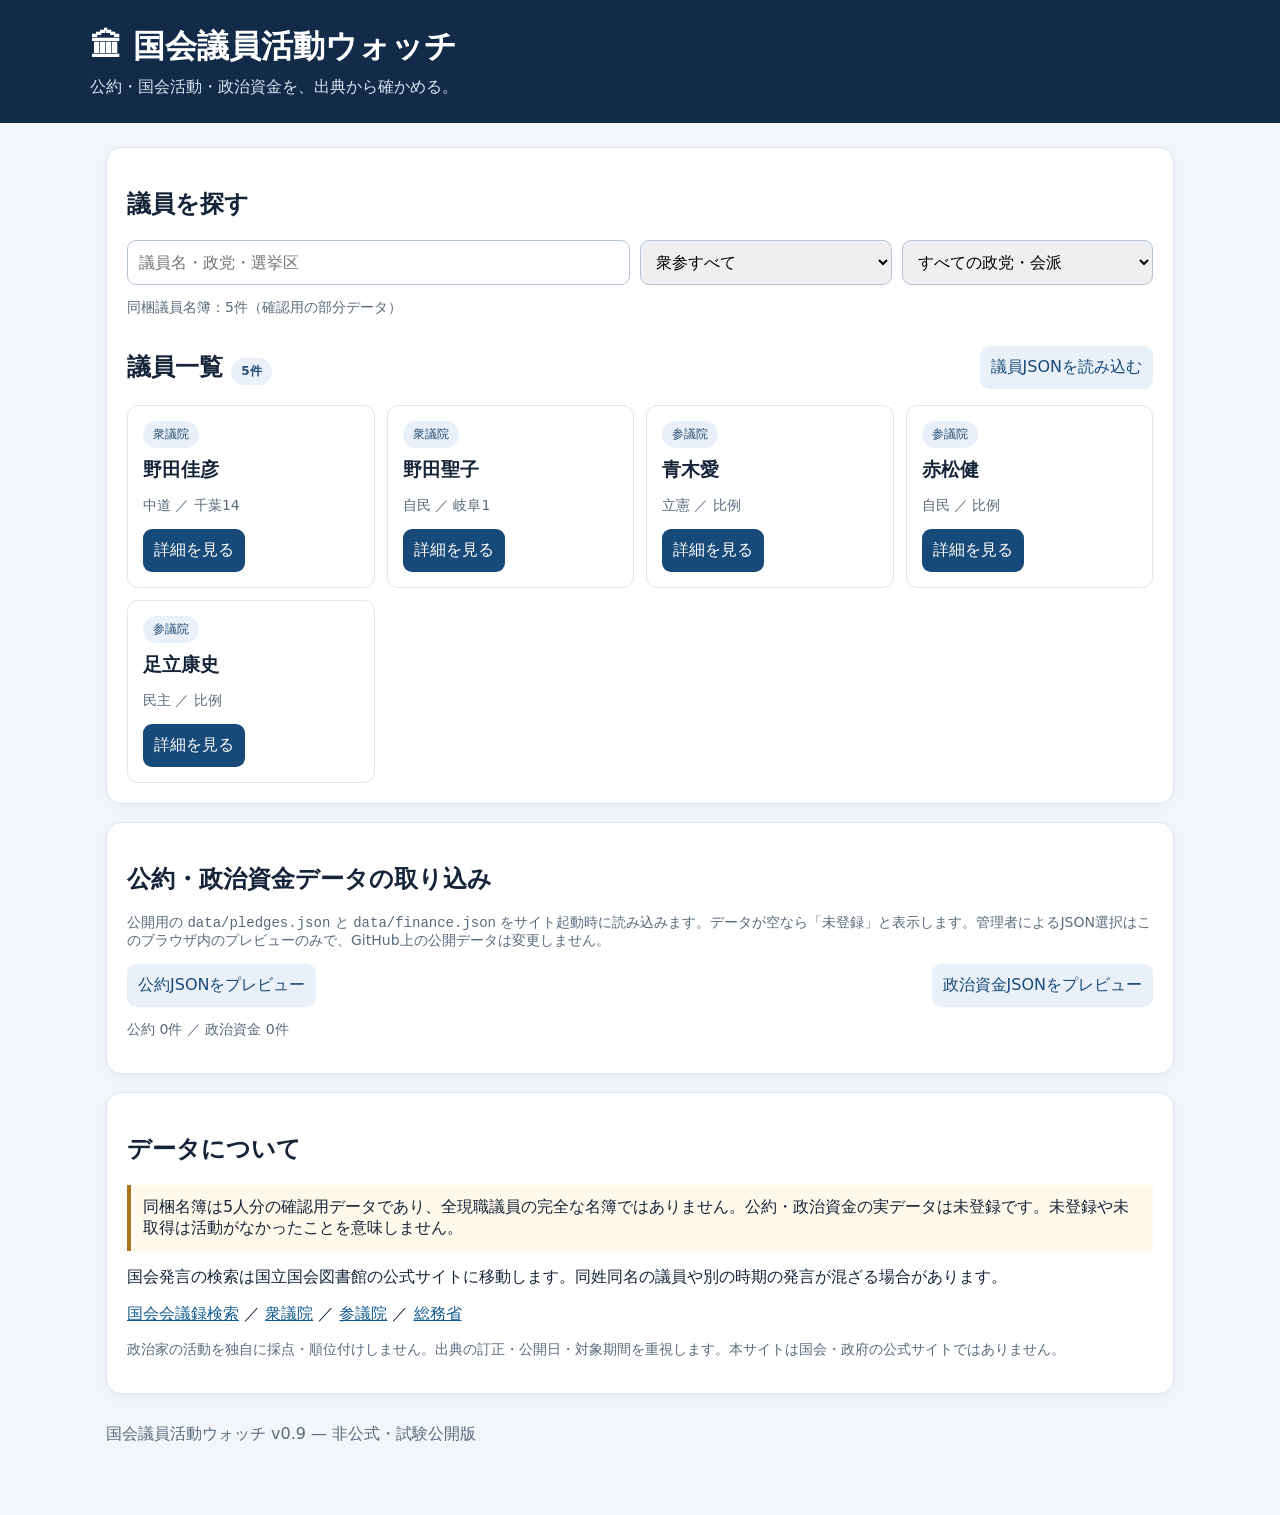
<file: index.html>
<!doctype html><html lang="ja"><head><meta charset="utf-8"><meta name="viewport" content="width=device-width,initial-scale=1"><title>国会議員活動ウォッチ v0.9</title><style>
:root{font-family:system-ui,"Noto Sans JP",sans-serif;color:#152438;background:#f2f5f9}*{box-sizing:border-box}body{margin:0}header{background:#112b49;color:#fff;padding:25px max(20px,calc((100vw - 1100px)/2))}header h1{margin:0 0 8px}header p{margin:0;color:#d9e4f1}main{max-width:1100px;margin:24px auto;padding:0 16px}.panel{background:white;border:1px solid #dce3ec;border-radius:15px;padding:20px;margin-bottom:18px;box-shadow:0 4px 18px #112b4909}.row{display:flex;gap:12px;align-items:center;justify-content:space-between;flex-wrap:wrap}.filters{display:grid;grid-template-columns:2fr 1fr 1fr;gap:10px}input,select,button{font:inherit;padding:11px;border:1px solid #b6c5d5;border-radius:9px;max-width:100%}input,select{width:100%}button{cursor:pointer;background:#184a79;color:white;border:0}button.alt{background:#e9f0f8;color:#184a79}button:focus-visible,a:focus-visible{outline:3px solid #d9a436;outline-offset:2px}.grid{display:grid;grid-template-columns:repeat(auto-fill,minmax(240px,1fr));gap:12px}.card{padding:15px;border:1px solid #dfe6ee;border-radius:11px}.card h3{margin:9px 0}.muted{color:#596a7d;font-size:14px}.pill{display:inline-block;background:#eaf0f9;border-radius:18px;padding:5px 10px;font-size:12px;color:#214a72}.tabs{display:flex;gap:8px;flex-wrap:wrap;margin:12px 0}.tabs button{width:auto}.tabs button[aria-selected=false]{background:#eaf0f7;color:#214a72}.item{padding:13px 0;border-bottom:1px solid #e6ebf0}.item:last-child{border:0}.item p{margin:6px 0}.hidden,[hidden]{display:none!important}a{color:#125b91}footer{max-width:1100px;margin:30px auto;padding:0 16px 40px;color:#596a7d}.notice{border-left:4px solid #a9771d;padding:12px;background:#fff9ec}code{overflow-wrap:anywhere}@media(max-width:650px){.filters{grid-template-columns:1fr}header h1{font-size:22px}.panel{padding:15px}}
</style></head><body><header><h1>🏛 国会議員活動ウォッチ</h1><p>公約・国会活動・政治資金を、出典から確かめる。</p></header><main><section class="panel"><h2>議員を探す</h2><div class="filters"><input id="q" placeholder="議員名・政党・選挙区" aria-label="検索"><select id="house" aria-label="議院"><option value="">衆参すべて</option><option>衆議院</option><option>参議院</option></select><select id="party" aria-label="政党・会派"><option value="">すべての政党・会派</option></select></div><p class="muted" id="status" role="status">名簿読み込み中…</p><div class="row"><h2>議員一覧 <span class="pill" id="count">0件</span></h2><button class="alt" id="upload">議員JSONを読み込む</button><input type="file" id="file" accept=".json,application/json" hidden></div><div id="members" class="grid"></div></section><section class="panel" id="profile" hidden><div class="row"><h2 id="profileName"></h2><button class="alt" id="close">一覧に戻る</button></div><p id="profileMeta" class="muted"></p><div id="profileSources"></div><div class="tabs" role="tablist" aria-label="議員詳細"><button data-tab="activity" role="tab" aria-selected="true">国会活動</button><button data-tab="pledges" role="tab" aria-selected="false">公約追跡</button><button data-tab="finance" role="tab" aria-selected="false">政治資金</button></div><div id="tabContent" aria-live="polite"></div></section><section class="panel"><h2>公約・政治資金データの取り込み</h2><p class="muted">公開用の <code>data/pledges.json</code> と <code>data/finance.json</code> をサイト起動時に読み込みます。データが空なら「未登録」と表示します。管理者によるJSON選択はこのブラウザ内のプレビューのみで、GitHub上の公開データは変更しません。</p><div class="row"><button class="alt" id="pledgeUpload">公約JSONをプレビュー</button><button class="alt" id="financeUpload">政治資金JSONをプレビュー</button></div><input type="file" id="pledgeFile" accept=".json" hidden><input type="file" id="financeFile" accept=".json" hidden><p id="dataStatus" class="muted" role="status"></p></section><section class="panel"><h2>データについて</h2><p class="notice">同梱名簿は5人分の確認用データであり、全現職議員の完全な名簿ではありません。公約・政治資金の実データは未登録です。未登録や未取得は活動がなかったことを意味しません。</p><p>国会発言の検索は国立国会図書館の公式サイトに移動します。同姓同名の議員や別の時期の発言が混ざる場合があります。</p><p><a href="https://kokkai.ndl.go.jp/" target="_blank" rel="noopener">国会会議録検索</a> ／ <a href="https://www.shugiin.go.jp/" target="_blank" rel="noopener">衆議院</a> ／ <a href="https://www.sangiin.go.jp/" target="_blank" rel="noopener">参議院</a> ／ <a href="https://www.soumu.go.jp/" target="_blank" rel="noopener">総務省</a></p><p class="muted">政治家の活動を独自に採点・順位付けしません。出典の訂正・公開日・対象期間を重視します。本サイトは国会・政府の公式サイトではありません。</p></section></main><footer>国会議員活動ウォッチ v0.9 — 非公式・試験公開版</footer><script>
'use strict';let members=[],pledges=[],finances=[],selected=null,tab='activity';const $=id=>document.getElementById(id);const esc=s=>String(s??'').replace(/[&<>"']/g,c=>({'&':'&amp;','<':'&lt;','>':'&gt;','"':'&quot;',"'":'&#39;'}[c]));const safeUrl=u=>{try{let x=new URL(u);return ['https:','http:'].includes(x.protocol)?x.href:null}catch{return null}};const sourceHtml=s=>Array.isArray(s)?s.filter(x=>safeUrl(x.url)).map(x=>`<a target="_blank" rel="noopener noreferrer" href="${esc(safeUrl(x.url))}">${esc(x.label||'出典')} ↗</a>`).join(' ／ '):'';function key(m){return m.id||[m.house,m.name,m.district].join('|')}function validMembers(d){return Array.isArray(d)&&d.every(m=>m&&typeof m.name==='string'&&['衆議院','参議院'].includes(m.house))}function setMembers(d){if(!validMembers(d))throw Error('議員JSON形式が不正です');members=d;const old=$('party').value;$('party').innerHTML='<option value="">すべての政党・会派</option>'+[...new Set(members.map(m=>m.party).filter(Boolean))].sort().map(p=>`<option value="${esc(p)}">${esc(p)}</option>`).join('');$('party').value=old;render()}
function render(){const q=$('q').value.trim().toLowerCase();const rows=members.filter(m=>(!$('house').value||m.house===$('house').value)&&(!$('party').value||m.party===$('party').value)&&(!q||[m.name,m.party,m.district].some(x=>String(x||'').toLowerCase().includes(q))));$('count').textContent=rows.length+'件';$('members').innerHTML=rows.map(m=>`<article class="card"><span class="pill">${esc(m.house)}</span><h3>${esc(m.name)}</h3><p class="muted">${esc(m.party||'所属未登録')} ／ ${esc(m.district||'選挙区未登録')}</p><button data-key="${esc(key(m))}">詳細を見る</button></article>`).join('')||'<p class="muted">該当データはありません。</p>';$('members').querySelectorAll('button[data-key]').forEach(b=>b.onclick=()=>openProfile(b.dataset.key))}
function openProfile(k){selected=members.find(m=>key(m)===k);if(!selected)return;$('profile').hidden=false;$('profileName').textContent=selected.name;$('profileMeta').textContent=[selected.house,selected.party,selected.district,'名簿確認日：'+(selected.updated_at||'未登録')].filter(Boolean).join(' ／ ');$('profileSources').innerHTML=sourceHtml(selected.sources);tab='activity';renderTab();$('profile').scrollIntoView({behavior:'smooth'})}function renderTab(){document.querySelectorAll('[data-tab]').forEach(b=>b.setAttribute('aria-selected',String(b.dataset.tab===tab)));if(!selected)return;const k=key(selected);let out='';if(tab==='activity'){out=`<div class="item"><b>国会発言</b><p>${selected.speech_count==null?'未取得':esc(selected.speech_count)+'件'}</p></div><div class="item"><b>法案関与</b><p>${selected.bill_count==null?'未取得':esc(selected.bill_count)+'件'}</p></div><div class="item"><b>採決</b><p>${esc(selected.vote_summary||'未取得')}</p></div><p><a target="_blank" rel="noopener" href="https://kokkai.ndl.go.jp/">国会会議録で発言を探す ↗</a></p>`}else if(tab==='pledges'){const rows=pledges.filter(x=>x.member_id===k);out=rows.length?rows.map(x=>`<article class="item"><h3>${esc(x.title)}</h3><p>${esc(x.text)}</p><p class="muted">選挙：${esc(x.election||'未登録')} ／ 記録日：${esc(x.recorded_at||'未登録')}</p><p>${sourceHtml(x.sources)}</p><p class="muted">関連活動：${esc(x.related_activity||'未登録・未確認')}</p></article>`).join(''):'<p class="muted">公約は未登録です。公約の未登録は、公約が存在しないことを意味しません。</p>'}else{const rows=finances.filter(x=>x.member_id===k);out=rows.length?rows.map(x=>`<article class="item"><h3>${esc(x.organization||'政治団体名未登録')}（${esc(x.year||'年度不明')}）</h3><p>収入：${fmt(x.income_yen)} ／ 支出：${fmt(x.expense_yen)} ／ 翌年繰越：${fmt(x.carryover_yen)}</p><p class="muted">団体単位の数値です。複数団体を合算していません。</p><p>${sourceHtml(x.sources)}</p></article>`).join(''):'<p class="muted">政治資金データは未登録です。未登録は収支がゼロであることを意味しません。</p>'}$('tabContent').innerHTML=out}function fmt(x){return Number.isFinite(x)?x.toLocaleString('ja-JP')+'円':'未取得'}document.querySelectorAll('[data-tab]').forEach(b=>b.onclick=()=>{tab=b.dataset.tab;renderTab()});$('close').onclick=()=>{$('profile').hidden=true;selected=null};['q','house','party'].forEach(id=>$(id).addEventListener('input',render));function upload(button,file,handler){$(button).onclick=()=>$(file).click();$(file).onchange=async e=>{const f=e.target.files[0];if(!f)return;try{handler(JSON.parse(await f.text()));$('dataStatus').textContent=f.name+' をこのブラウザに読み込みました。GitHubへの保存はされません。'}catch(err){$('dataStatus').textContent='読み込み失敗：'+err.message}e.target.value=''}}upload('upload','file',setMembers);function validRecords(d,fields){return Array.isArray(d)&&d.every(x=>x&&typeof x.member_id==='string'&&fields.every(f=>typeof x[f]==='string'))}upload('pledgeUpload','pledgeFile',d=>{if(!validRecords(d,['title','text']))throw Error('公約形式が不正');pledges=d;renderTab()});upload('financeUpload','financeFile',d=>{if(!validRecords(d,['organization']))throw Error('政治資金形式が不正');finances=d;renderTab()});async function fetchJson(path){let r=await fetch(path,{cache:'no-store'});if(!r.ok)throw Error(path+' HTTP '+r.status);return r.json()}async function init(){const issues=[];try{setMembers(await fetchJson('./data/members.json'));$('status').textContent='同梱議員名簿：'+members.length+'件（確認用の部分データ）'}catch(e){$('status').textContent='議員名簿を自動読込できません。GitHub上の data/members.json の配置を確認するか、JSONを手動選択してください。';issues.push(e.message)}try{let d=await fetchJson('./data/pledges.json');if(!validRecords(d,['title','text']))throw Error('公約JSONの形式');pledges=d}catch(e){issues.push(e.message)}try{let d=await fetchJson('./data/finance.json');if(!validRecords(d,['organization']))throw Error('政治資金JSONの形式');finances=d}catch(e){issues.push(e.message)}$('dataStatus').textContent=`公約 ${pledges.length}件 ／ 政治資金 ${finances.length}件${issues.length?' ／ 読込注意：'+issues.join('、'):''}`;render()}init();
</script></body></html>
</file>
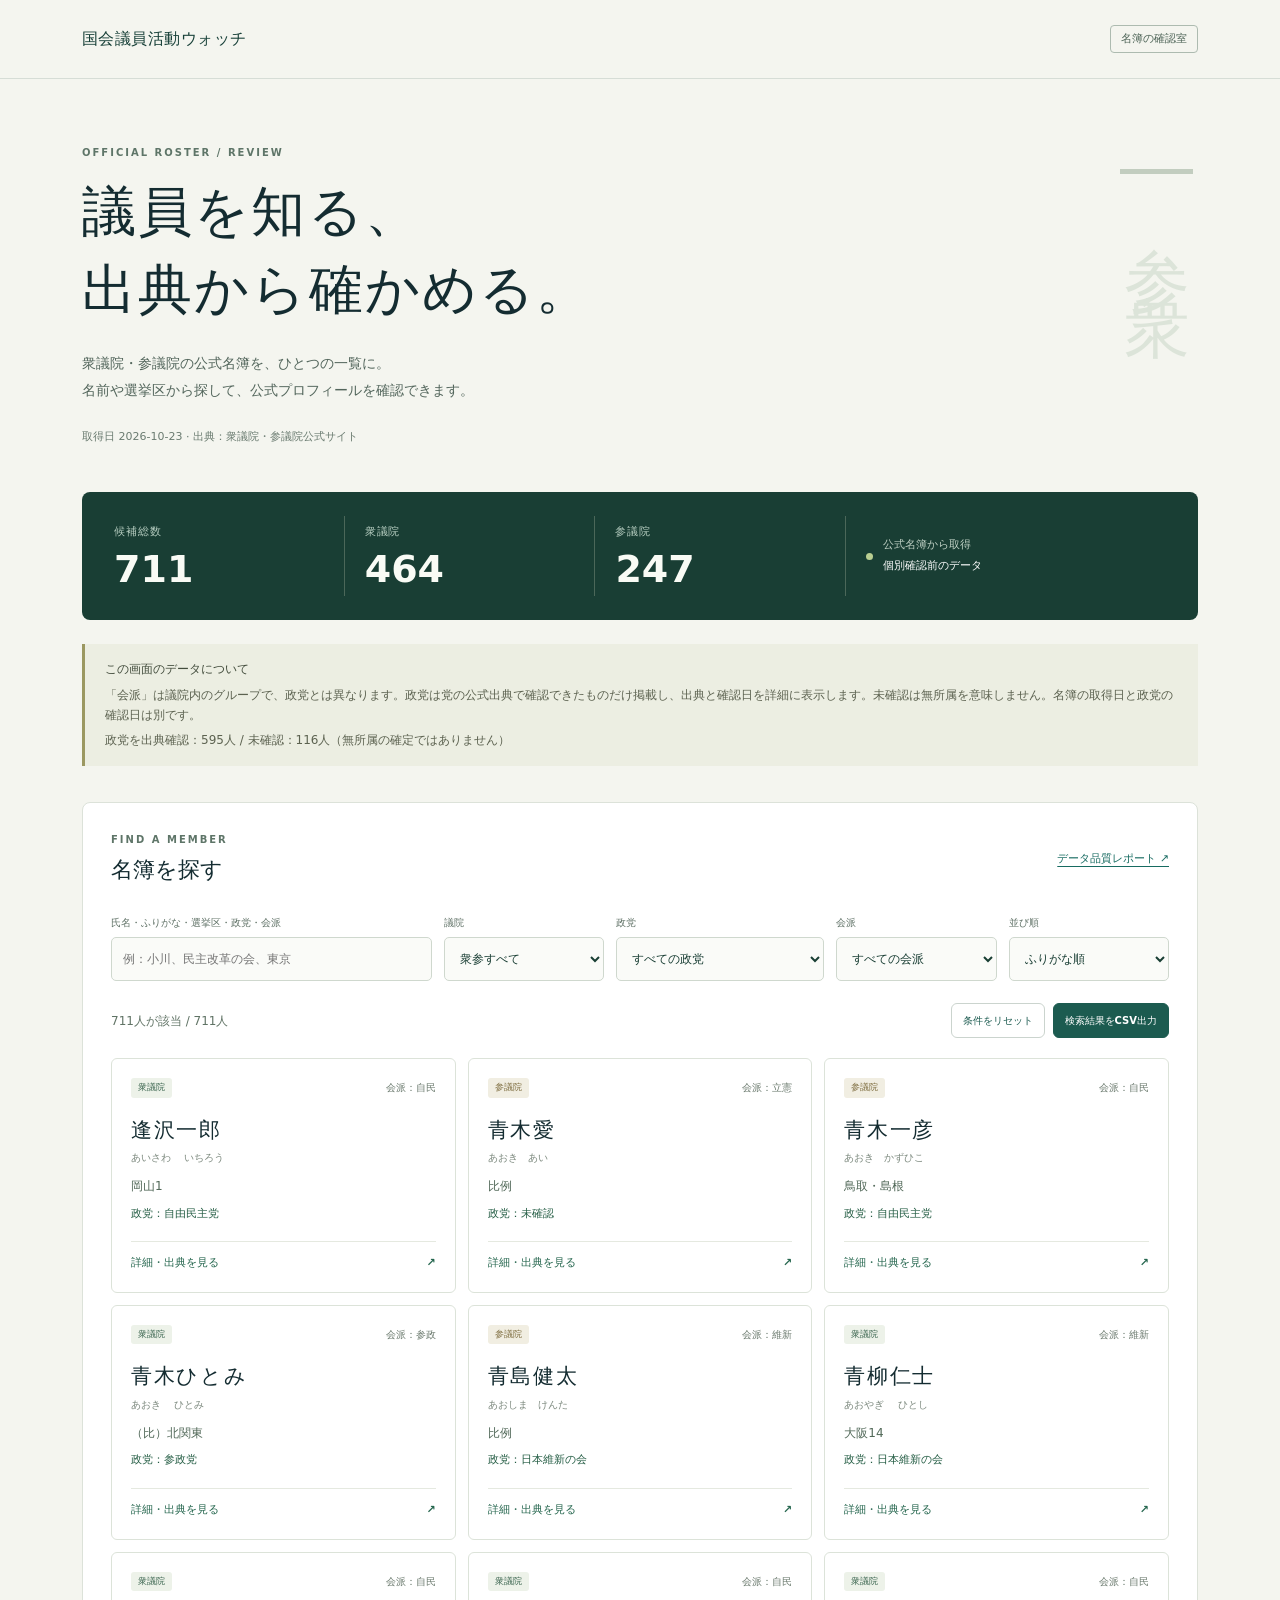
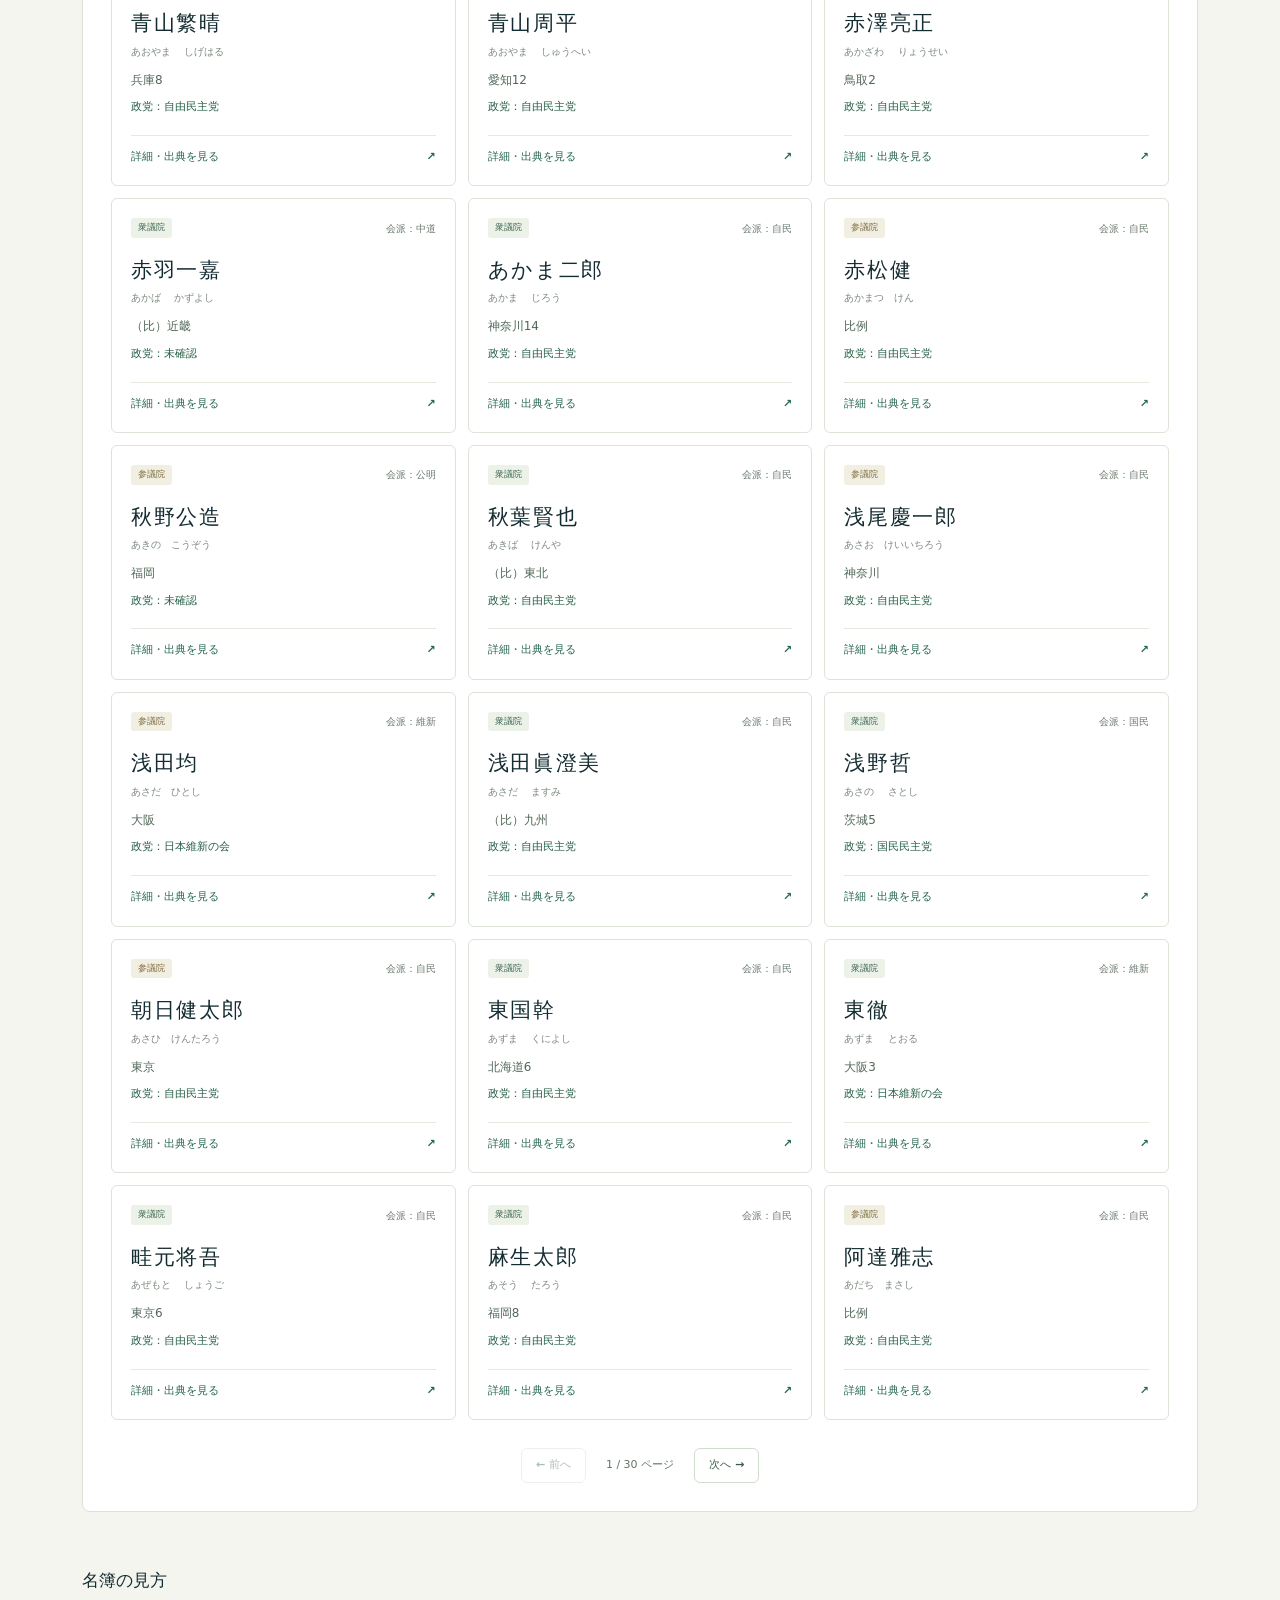
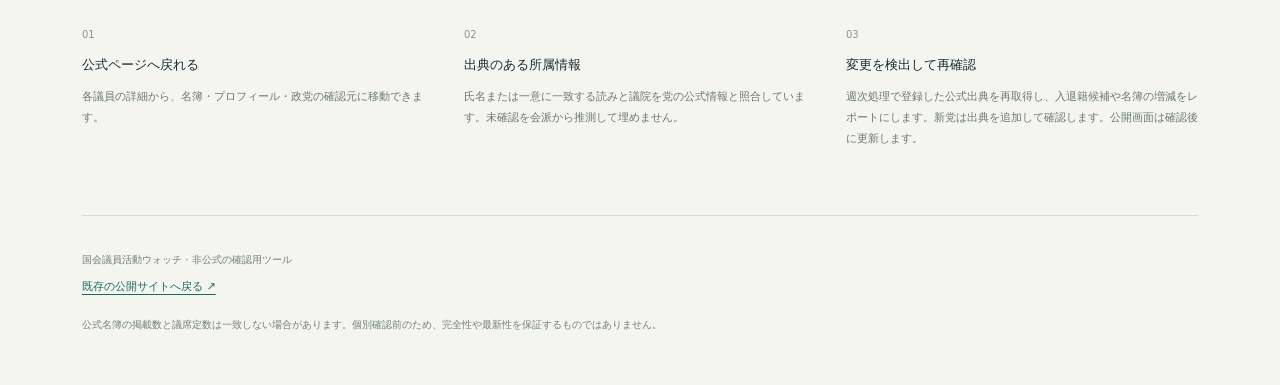
<file: review/index.html>
<!doctype html>
<html lang="ja">
<head>
<meta charset="utf-8"><meta name="viewport" content="width=device-width,initial-scale=1">
<meta name="robots" content="noindex"><meta name="description" content="国会議員の公式名簿から取得した候補を、出典とともに確認する画面です。">
<title>議員名簿の確認室｜国会議員活動ウォッチ</title>
<link rel="stylesheet" href="style.css"><script src="app.js" defer></script>
</head>
<body>
<a class="skip" href="#results">一覧へスキップ</a>
<header><div class="wrap top"><a href="../" class="brand">国会議員活動ウォッチ</a><span class="tag">名簿の確認室</span></div></header>
<main class="wrap">
<section class="intro"><p class="eyebrow">OFFICIAL ROSTER / REVIEW</p><h1>議員を知る、<br>出典から確かめる。</h1><p class="lead">衆議院・参議院の公式名簿を、ひとつの一覧に。<br>名前や選挙区から探して、公式プロフィールを確認できます。</p><p class="snapshot" id="snapshot">名簿を読み込んでいます…</p></section>
<section class="stats" aria-label="取得した名簿の件数"><div><span>候補総数</span><strong id="total">—</strong></div><div><span>衆議院</span><strong id="lower">—</strong></div><div><span>参議院</span><strong id="upper">—</strong></div><div class="stat-note"><span class="dot"></span><p>公式名簿から取得<br><b>個別確認前のデータ</b></p></div></section>
<aside class="notice"><b>この画面のデータについて</b><p>「会派」は議院内のグループで、政党とは異なります。政党は党の公式出典で確認できたものだけ掲載し、出典と確認日を詳細に表示します。未確認は無所属を意味しません。名簿の取得日と政党の確認日は別です。</p><p id="partyStatus" role="status"></p></aside>
<section class="workspace" aria-label="議員検索"><div class="section-head"><div><p class="eyebrow">FIND A MEMBER</p><h2>名簿を探す</h2></div><a class="text-link" href="quality-report.json" target="_blank" rel="noopener">データ品質レポート ↗</a></div>
<form id="filters" role="search"><div class="search-field"><label for="query">氏名・ふりがな・選挙区・政党・会派</label><input id="query" type="search" placeholder="例：小川、民主改革の会、東京" autocomplete="off"></div><div><label for="house">議院</label><select id="house"><option value="">衆参すべて</option><option>衆議院</option><option>参議院</option></select></div><div><label for="party">政党</label><select id="party"><option value="">すべての政党</option></select></div><div><label for="group">会派</label><select id="group"><option value="">すべての会派</option></select></div><div><label for="sort">並び順</label><select id="sort"><option value="kana">ふりがな順</option><option value="district">選挙区順</option></select></div></form>
<div class="toolbar"><p id="status" role="status" aria-live="polite">読み込み中…</p><div class="actions"><button id="reset" type="button" class="quiet">条件をリセット</button><button id="export" type="button" disabled>検索結果をCSV出力</button></div></div>
<div id="error" role="alert" hidden><h3>名簿を読み込めませんでした</h3><p>通信状態を確認して再読み込みしてください。</p><button id="retry" type="button">再読み込み</button></div>
<div id="results" class="members" tabindex="-1"></div><nav class="pager" aria-label="一覧のページ"><button id="prev" type="button" disabled>← 前へ</button><span id="pageLabel"></span><button id="next" type="button" disabled>次へ →</button></nav>
</section>
<section class="method"><h2>名簿の見方</h2><div class="method-grid"><div><span>01</span><h3>公式ページへ戻れる</h3><p>各議員の詳細から、名簿・プロフィール・政党の確認元に移動できます。</p></div><div><span>02</span><h3>出典のある所属情報</h3><p>氏名または一意に一致する読みと議院を党の公式情報と照合しています。未確認を会派から推測して埋めません。</p></div><div><span>03</span><h3>変更を検出して再確認</h3><p>週次処理で登録した公式出典を再取得し、入退籍候補や名簿の増減をレポートにします。新党は出典を追加して確認します。公開画面は確認後に更新します。</p></div></div></section>
<footer><p>国会議員活動ウォッチ · 非公式の確認用ツール</p><a href="../">既存の公開サイトへ戻る ↗</a><p>公式名簿の掲載数と議席定数は一致しない場合があります。個別確認前のため、完全性や最新性を保証するものではありません。</p></footer>
</main>
<dialog id="detail" aria-labelledby="detailName"><div class="dialog-top"><span class="eyebrow">MEMBER / SOURCE</span><button id="closeDetail" aria-label="詳細を閉じる" class="quiet">閉じる ×</button></div><div id="detailBody"></div></dialog>
</body></html>
</file>
<file: review/style.css>
:root{font-family:Inter,"Noto Sans JP",system-ui,sans-serif;color:#142c31;background:#f4f5ef;font-synthesis:none;line-height:1.7}*{box-sizing:border-box}body{margin:0}button,input,select{font:inherit}button,a,input,select{touch-action:manipulation}a{color:#176b61;text-underline-offset:4px}button{cursor:pointer;border:1px solid #1c5b50;border-radius:6px;padding:10px 16px;background:#1c5b50;color:white;font-size:13px;font-weight:650}button:disabled{cursor:default;opacity:.4}.quiet{background:transparent;color:#1c5b50;border-color:#cbd4ce}button:hover:not(:disabled){filter:brightness(.92)}:focus-visible{outline:3px solid #b68123;outline-offset:4px}.wrap{max-width:1180px;margin:auto;padding:0 32px}header{border-bottom:1px solid #d6ddd6;background:#f4f5ef}.top{display:flex;align-items:center;justify-content:space-between;min-height:78px}.brand{font-size:16px;font-weight:800;color:#163f37;text-decoration:none;letter-spacing:.03em}.tag{font-size:11px;border:1px solid #adbbb0;border-radius:4px;padding:4px 10px;color:#4c6356}.intro{padding:65px 0 34px;position:relative}.intro:after{content:'参 衆';position:absolute;right:5px;top:90px;color:#dce4d9;writing-mode:vertical-rl;font:700 66px/1.1 serif;letter-spacing:.25em;border-top:5px solid #c2cdbf;padding-top:20px}.eyebrow{font-size:10px;font-weight:750;letter-spacing:.2em;color:#5e7568;margin:0 0 12px}h1{font-family:"Noto Serif JP",Georgia,serif;font-size:clamp(34px,4.5vw,54px);font-weight:650;letter-spacing:.04em;line-height:1.45;margin:0 0 20px}.lead{font-size:14px;color:#53665c;line-height:1.95}.snapshot{font-size:11px;color:#6a7b70;margin-top:24px}.stats{display:grid;grid-template-columns:repeat(3,1fr) 1.3fr;background:#193e34;color:#f9fbf5;border-radius:8px;padding:24px 32px;margin:0 0 24px;gap:20px}.stats>div{border-right:1px solid #4b6759}.stats span{font-size:11px;letter-spacing:.08em;color:#b6cdc0}.stats strong{display:block;font-size:38px;font-weight:550;line-height:1.4;font-variant-numeric:tabular-nums}.stats .stat-note{border:0;display:flex;align-items:center;gap:10px}.stat-note p{font-size:11px;line-height:1.9;margin:0;color:#bfd0c4}.stat-note b{font-weight:500;color:white}.dot{width:7px;height:7px;border-radius:50%;background:#b9ce91}.notice{background:#eceee2;border-left:3px solid #9b9861;padding:15px 20px;margin-bottom:36px;font-size:12px;color:#5c6250}.notice b{font-size:12px;color:#434d3d}.notice p{margin:5px 0 0}.workspace{background:#fff;border:1px solid #dce2d9;border-radius:8px;padding:28px}.section-head{display:flex;justify-content:space-between;align-items:center;gap:15px;margin-bottom:26px}h2{font-size:22px;font-weight:650;margin:0}.section-head .eyebrow{margin-bottom:3px}.text-link{font-size:11px}#filters{display:grid;grid-template-columns:2.2fr 1fr 1.2fr 1fr;gap:12px}label{display:block;font-size:10px;color:#5f7166;margin-bottom:6px}input,select{width:100%;min-width:0;background:#fafbf8;color:#193e34;border:1px solid #cfd8ce;border-radius:5px;padding:11px;font-size:12px;height:44px}.toolbar{display:flex;align-items:center;justify-content:space-between;gap:14px;padding:22px 0 20px}.toolbar p{font-size:12px;color:#607365;margin:0}.actions{display:flex;gap:8px}.actions button{font-size:10px;padding:8px 11px}.members{display:grid;grid-template-columns:repeat(3,minmax(0,1fr));gap:12px}.member{border:1px solid #dce3d9;border-radius:6px;padding:19px;display:flex;flex-direction:column;align-items:flex-start;background:#fff}.member:hover{border-color:#8ca895;background:#fcfdf9}.member-top{width:100%;display:flex;justify-content:space-between;gap:8px;align-items:center}.house{background:#edf2e9;color:#3c6650;border-radius:3px;padding:2px 7px;font-size:9px}.house.upper{background:#f1eee2;color:#7d6c3e}.group{color:#6b7a6e;font-size:10px}.member h3{font-family:"Noto Serif JP",serif;font-size:21px;letter-spacing:.08em;margin:15px 0 1px;font-weight:600}.kana{font-size:10px;color:#7b887d;margin:0 0 10px}.district{margin:0;font-size:12px;color:#516858}.member button{margin-top:18px;width:100%;background:transparent;border:0;border-top:1px solid #e5e9e0;border-radius:0;color:#25664e;text-align:left;padding:12px 0 0;font-size:11px}.member button:after{content:'↗';float:right}.empty{grid-column:1/-1;padding:40px 10px;text-align:center;color:#67786b}.pager{display:flex;justify-content:center;align-items:center;gap:20px;margin:28px 0 0}.pager span{font-size:11px;color:#607365}.pager button{background:#fff;color:#375c47;border-color:#d2dcce;font-size:11px;padding:7px 14px}.method{padding:54px 0}.method h2{font-size:17px;margin-bottom:24px}.method-grid{display:grid;grid-template-columns:repeat(3,1fr);gap:30px}.method-grid span{font-size:10px;color:#879a80}.method h3{font-size:13px;margin:8px 0}.method p{font-size:11px;color:#69796d;line-height:1.9}footer{padding:25px 0 42px;border-top:1px solid #d4ded0;color:#718070;font-size:10px}footer a{font-size:11px}footer p:last-child{margin-top:20px}dialog{width:min(560px,calc(100% - 28px));border:1px solid #c4d2c0;border-radius:10px;padding:28px;color:#173c31;max-height:85vh;overflow:auto}dialog::backdrop{background:#0e2b25a8}.dialog-top{display:flex;align-items:center;justify-content:space-between;gap:12px}.dialog-top .eyebrow{margin:0}.dialog-top button{font-size:11px;padding:6px 10px}dialog h2{font-size:28px;margin:25px 0 3px}dialog dl{display:grid;grid-template-columns:95px 1fr;font-size:12px;border-top:1px solid #d9e2d4;margin:20px 0}dt,dd{margin:0;padding:10px 0;border-bottom:1px solid #e5ebe0}dt{color:#788774}dialog .source-links{display:flex;flex-wrap:wrap;gap:12px;font-size:12px}dialog .note{font-size:11px;color:#6a7c68;background:#f2f5ed;padding:14px}.skip{position:absolute;left:12px;top:-60px;background:white;padding:8px;z-index:5}.skip:focus{top:10px}#error{padding:20px;background:#fff3ec;color:#823e21;border-radius:6px}#error h3{font-size:15px}[hidden]{display:none!important}@media(max-width:850px){.members{grid-template-columns:repeat(2,minmax(0,1fr))}#filters{grid-template-columns:2fr 1fr}.stats{grid-template-columns:repeat(3,1fr);padding:20px}.stats .stat-note{grid-column:1/-1;border-top:1px solid #476354;padding-top:12px}.stats>div:nth-child(3){border:0}.intro:after{font-size:45px}.method-grid{gap:18px}}@media(max-width:520px){.wrap{padding:0 18px}.top{min-height:65px}.brand{font-size:12px}.tag{font-size:9px}.intro{padding-top:38px}.intro:after{display:none}.lead{font-size:12px}.stats{gap:12px}.stats strong{font-size:29px}.stats span{font-size:9px}.notice{font-size:11px;padding:12px}.workspace{padding:18px 14px}.section-head{align-items:flex-start;flex-direction:column;gap:8px}h2{font-size:20px}#filters{grid-template-columns:1fr 1fr}.search-field{grid-column:1/-1}.toolbar{align-items:flex-start;flex-direction:column;gap:10px}.members{grid-template-columns:1fr}.member{padding:18px}.member h3{font-size:23px}.method-grid{grid-template-columns:1fr;gap:12px}.method{padding:35px 0}.method-grid p{margin-top:5px}.pager{gap:12px}dialog{padding:20px}dialog dl{grid-template-columns:85px 1fr}.snapshot{font-size:10px}}
.party-label{font-size:11px;color:#245d44;margin:8px 0 0}#filters{grid-template-columns:2fr 1fr 1.3fr 1fr 1fr}@media(max-width:850px){#filters{grid-template-columns:1fr 1fr}.search-field{grid-column:1/-1}}
</file>
